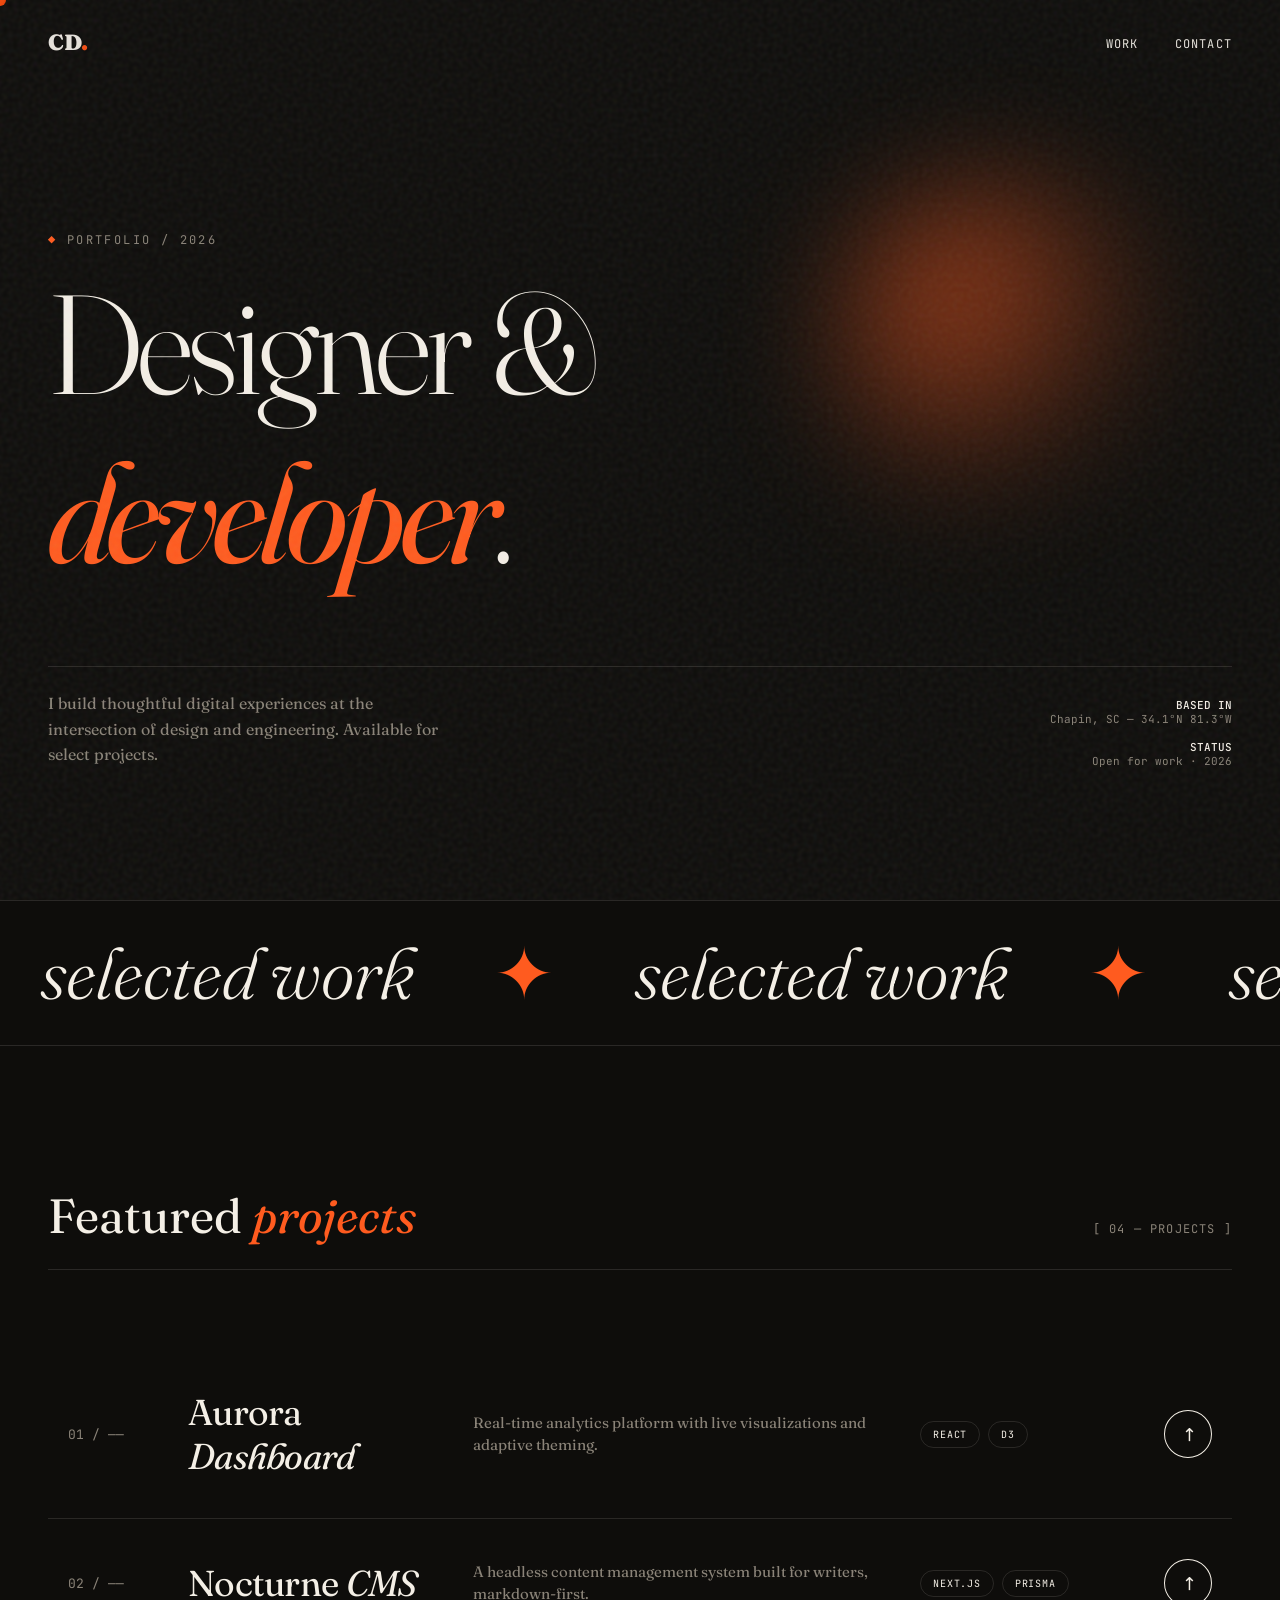
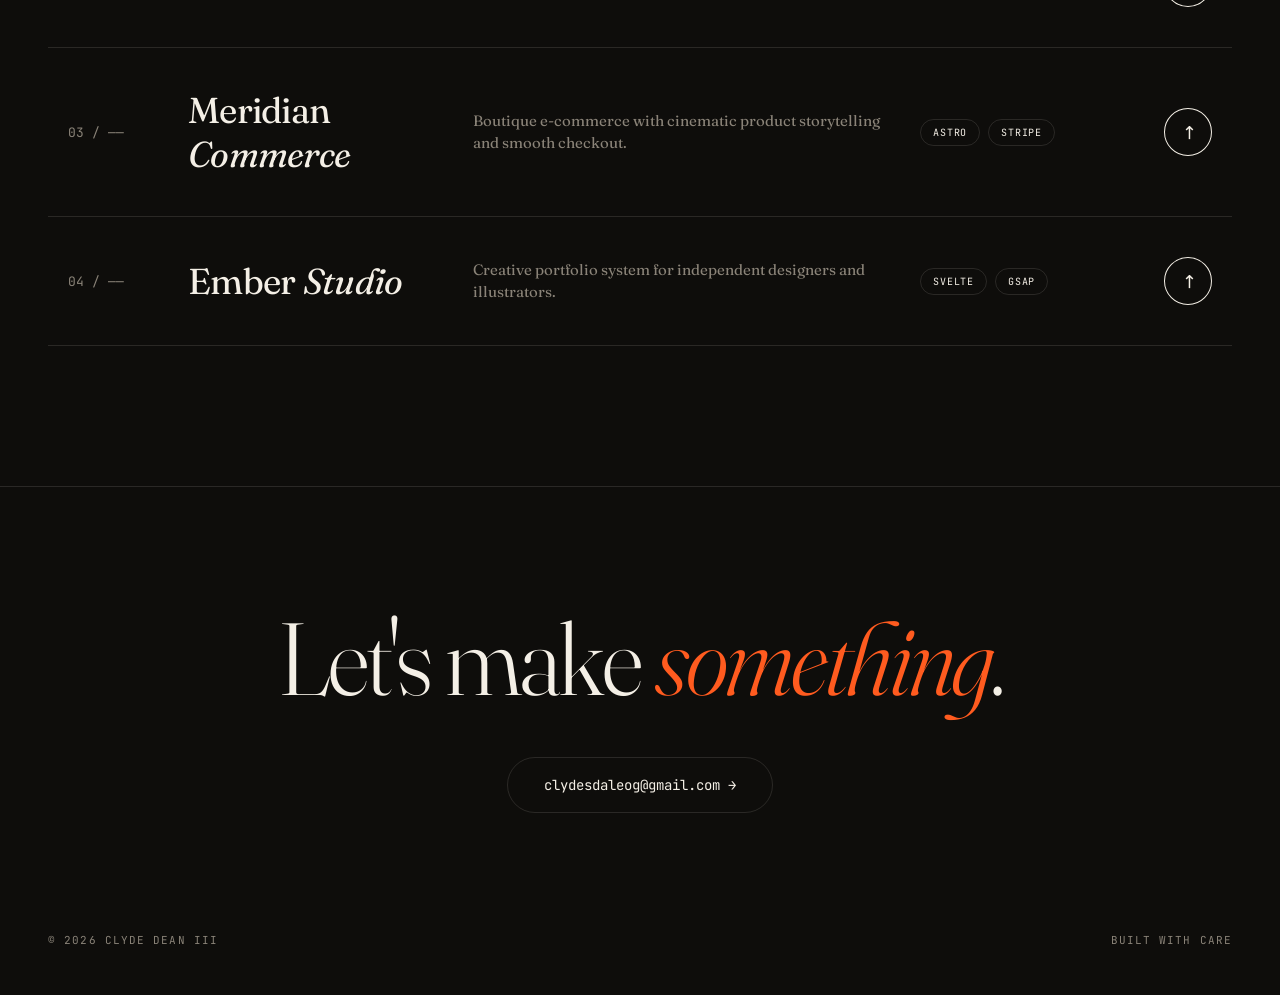
<file: index.html>
<!DOCTYPE html>
<html lang="en">
<head>
<meta charset="UTF-8" />
<meta name="viewport" content="width=device-width, initial-scale=1.0"/>
<title>Clyde Dean III — Portfolio</title>
<link href="https://fonts.googleapis.com/css2?family=Fraunces:opsz,wght@9..144,300;9..144,400;9..144,600;9..144,900&family=JetBrains+Mono:wght@400;500&display=swap" rel="stylesheet">
<style>
  :root {
    --bg: #0e0d0b;
    --ink: #f4efe6;
    --dim: #8a8378;
    --accent: #ff5b1f;
    --accent-2: #e8d5a2;
    --line: rgba(244, 239, 230, 0.12);
  }
  * { margin: 0; padding: 0; box-sizing: border-box; }
  html { scroll-behavior: smooth; }
  body {
    background: var(--bg);
    color: var(--ink);
    font-family: 'Fraunces', serif;
    overflow-x: hidden;
    cursor: none;
  }
  body::before {
    content: "";
    position: fixed;
    inset: 0;
    pointer-events: none;
    z-index: 100;
    opacity: 0.07;
    background-image: url("data:image/svg+xml,%3Csvg viewBox='0 0 200 200' xmlns='http://www.w3.org/2000/svg'%3E%3Cfilter id='n'%3E%3CfeTurbulence type='fractalNoise' baseFrequency='0.9'/%3E%3C/filter%3E%3Crect width='100%25' height='100%25' filter='url(%23n)'/%3E%3C/svg%3E");
  }
  .cursor {
    position: fixed;
    width: 12px; height: 12px;
    border-radius: 50%;
    background: var(--accent);
    pointer-events: none;
    z-index: 9999;
    mix-blend-mode: difference;
    transition: width 0.3s, height 0.3s;
    transform: translate(-50%, -50%);
  }
  .cursor.big { width: 56px; height: 56px; background: var(--accent-2); }
  @media (max-width: 768px) { .cursor { display: none; } body { cursor: auto; } }

  nav {
    position: fixed;
    top: 0; left: 0; right: 0;
    padding: 28px 48px;
    display: flex;
    justify-content: space-between;
    align-items: center;
    z-index: 50;
    mix-blend-mode: difference;
  }
  nav .logo { font-weight: 900; font-size: 22px; letter-spacing: -0.02em; }
  nav .logo span { color: var(--accent); }
  nav ul { display: flex; gap: 36px; list-style: none; }
  nav a {
    color: var(--ink);
    text-decoration: none;
    font-family: 'JetBrains Mono', monospace;
    font-size: 12px;
    text-transform: uppercase;
    letter-spacing: 0.1em;
    position: relative;
  }
  nav a::after {
    content: "";
    position: absolute;
    left: 0; bottom: -4px;
    width: 0; height: 1px;
    background: var(--accent);
    transition: width 0.4s ease;
  }
  nav a:hover::after { width: 100%; }

  .hero {
    min-height: 100vh;
    padding: 180px 48px 80px;
    position: relative;
    display: flex;
    flex-direction: column;
    justify-content: center;
  }
  .hero .label {
    font-family: 'JetBrains Mono', monospace;
    font-size: 12px;
    color: var(--dim);
    text-transform: uppercase;
    letter-spacing: 0.2em;
    margin-bottom: 32px;
    opacity: 0;
    animation: fadeUp 1s 0.2s forwards;
  }
  .hero .label::before { content: "◆ "; color: var(--accent); }
  .hero h1 {
    font-size: clamp(60px, 11vw, 180px);
    font-weight: 300;
    line-height: 0.9;
    letter-spacing: -0.04em;
    margin-bottom: 48px;
  }
  .hero h1 .line { display: block; overflow: hidden; padding-bottom: 0.3em; }
  .hero h1 .line span {
    display: inline-block;
    transform: translateY(110%);
    animation: rise 1.2s cubic-bezier(0.22, 1, 0.36, 1) forwards;
  }
  .hero h1 .line:nth-child(1) span { animation-delay: 0.3s; }
  .hero h1 .line:nth-child(2) span { animation-delay: 0.45s; }
  .hero h1 .italic { font-style: italic; font-weight: 400; color: var(--accent); }
  .hero .meta {
    display: flex;
    justify-content: space-between;
    align-items: flex-end;
    border-top: 1px solid var(--line);
    padding-top: 24px;
    max-width: 1200px;
    opacity: 0;
    animation: fadeUp 1s 1s forwards;
  }
  .hero .meta p { max-width: 400px; color: var(--dim); font-size: 16px; line-height: 1.6; }
  .hero .meta .coords {
    font-family: 'JetBrains Mono', monospace;
    font-size: 11px;
    color: var(--dim);
    text-align: right;
  }
  .hero .meta .coords strong { color: var(--ink); display: block; font-weight: 500; }

  .orb {
    position: absolute;
    top: 20%;
    right: 8%;
    width: 340px;
    height: 340px;
    border-radius: 50%;
    background: radial-gradient(circle at 30% 30%, var(--accent), transparent 70%);
    filter: blur(60px);
    opacity: 0.6;
    animation: float 8s ease-in-out infinite;
    pointer-events: none;
  }

  .marquee {
    border-top: 1px solid var(--line);
    border-bottom: 1px solid var(--line);
    padding: 28px 0;
    overflow: hidden;
    white-space: nowrap;
  }
  .marquee-track { display: inline-block; animation: scroll 30s linear infinite; }
  .marquee span {
    font-size: 72px;
    font-weight: 300;
    font-style: italic;
    padding: 0 40px;
    color: var(--ink);
  }
  .marquee span::after {
    content: "✦";
    color: var(--accent);
    margin-left: 80px;
    font-style: normal;
  }

  .work { padding: 140px 48px; }
  .section-head {
    display: flex;
    justify-content: space-between;
    align-items: baseline;
    margin-bottom: 80px;
    border-bottom: 1px solid var(--line);
    padding-bottom: 24px;
  }
  .section-head h2 { font-size: 48px; font-weight: 400; }
  .section-head h2 em { color: var(--accent); }
  .section-head .count {
    font-family: 'JetBrains Mono', monospace;
    font-size: 12px;
    color: var(--dim);
    text-transform: uppercase;
    letter-spacing: 0.1em;
  }

  .projects { display: flex; flex-direction: column; }
  .project {
    display: grid;
    grid-template-columns: 80px 1.2fr 2fr 1fr auto;
    gap: 40px;
    padding: 40px 20px;
    border-bottom: 1px solid var(--line);
    align-items: center;
    cursor: none;
    position: relative;
    text-decoration: none;
    color: var(--ink);
    overflow: hidden;
    transition: color 0.5s ease;
  }
  .project::before {
    content: "";
    position: absolute;
    inset: 0;
    background: var(--accent);
    transform: scaleY(0);
    transform-origin: bottom;
    transition: transform 0.5s cubic-bezier(0.22, 1, 0.36, 1);
    z-index: 0;
  }
  .project > * { position: relative; z-index: 1; }
  .project:hover::before { transform: scaleY(1); transform-origin: top; }
  .project:hover { color: var(--bg); }
  .project:hover .tag { border-color: var(--bg); }
  .project:hover .num, .project:hover .desc { color: var(--bg); opacity: 0.85; }
  .project:hover .arrow { transform: rotate(0deg); }

  .project .num {
    font-family: 'JetBrains Mono', monospace;
    font-size: 13px;
    color: var(--dim);
  }
  .project .title { font-size: 36px; font-weight: 400; letter-spacing: -0.02em; }
  .project .title em { font-style: italic; }
  .project .desc { font-size: 15px; line-height: 1.5; color: var(--dim); }
  .project .tags { display: flex; gap: 8px; flex-wrap: wrap; }
  .tag {
    font-family: 'JetBrains Mono', monospace;
    font-size: 10px;
    text-transform: uppercase;
    letter-spacing: 0.08em;
    padding: 6px 12px;
    border: 1px solid var(--line);
    border-radius: 999px;
    transition: border-color 0.3s;
  }
  .arrow {
    width: 48px; height: 48px;
    border-radius: 50%;
    border: 1px solid currentColor;
    display: flex;
    align-items: center;
    justify-content: center;
    transform: rotate(-45deg);
    transition: transform 0.4s ease;
    flex-shrink: 0;
    font-size: 18px;
  }

  footer {
    padding: 120px 48px 48px;
    border-top: 1px solid var(--line);
    text-align: center;
  }
  footer h3 {
    font-size: clamp(40px, 8vw, 120px);
    font-weight: 300;
    letter-spacing: -0.03em;
    line-height: 1;
    margin-bottom: 48px;
  }
  footer h3 em { font-style: italic; color: var(--accent); }
  footer .mail {
    display: inline-block;
    font-family: 'JetBrains Mono', monospace;
    font-size: 14px;
    color: var(--ink);
    text-decoration: none;
    padding: 18px 36px;
    border: 1px solid var(--line);
    border-radius: 999px;
    transition: all 0.4s;
  }
  footer .mail:hover { background: var(--accent); border-color: var(--accent); color: var(--bg); }
  footer .bottom {
    margin-top: 120px;
    display: flex;
    justify-content: space-between;
    font-family: 'JetBrains Mono', monospace;
    font-size: 11px;
    color: var(--dim);
    text-transform: uppercase;
    letter-spacing: 0.1em;
  }

  @keyframes rise { to { transform: translateY(0); } }
  @keyframes fadeUp { from { opacity: 0; transform: translateY(20px); } to { opacity: 1; transform: translateY(0); } }
  @keyframes float {
    0%, 100% { transform: translate(0,0) scale(1); }
    50% { transform: translate(-40px, 30px) scale(1.1); }
  }
  @keyframes scroll { to { transform: translateX(-50%); } }

  .reveal { opacity: 0; transform: translateY(40px); transition: all 1s cubic-bezier(0.22,1,0.36,1); }
  .reveal.in { opacity: 1; transform: none; }

  @media (max-width: 900px) {
    nav { padding: 20px 24px; }
    nav ul { gap: 20px; }
    .hero, .work, footer { padding-left: 24px; padding-right: 24px; }
    .project { grid-template-columns: 1fr; gap: 12px; padding: 32px 0; }
    .project .arrow { display: none; }
    .hero .meta { flex-direction: column; gap: 24px; align-items: flex-start; }
    .hero .meta .coords { text-align: left; }
    .orb { width: 200px; height: 200px; right: -50px; }
    .section-head { flex-direction: column; gap: 12px; align-items: flex-start; }
  }
</style>
</head>
<body>

<div class="cursor" id="cursor"></div>

<nav>
  <div class="logo">CD<span>.</span></div>
  <ul>
    <li><a href="#work">Work</a></li>
    <li><a href="#contact">Contact</a></li>
  </ul>
</nav>

<section class="hero">
  <div class="orb"></div>
  <div class="label">Portfolio / 2026</div>
  <h1>
    <span class="line"><span>Designer &amp;</span></span>
    <span class="line"><span><em class="italic">developer</em>.</span></span>
  </h1>
  <div class="meta">
    <p>I build thoughtful digital experiences at the intersection of design and engineering. Available for select projects.</p>
    <div class="coords">
      <strong>BASED IN</strong>
      Chapin, SC — 34.1°N 81.3°W<br><br>
      <strong>STATUS</strong>
      Open for work · 2026
    </div>
  </div>
</section>

<div class="marquee">
  <div class="marquee-track">
    <span>selected work</span><span>selected work</span><span>selected work</span><span>selected work</span>
  </div>
</div>

<section class="work" id="work">
  <div class="section-head reveal">
    <h2>Featured <em>projects</em></h2>
    <div class="count">[ 04 — Projects ]</div>
  </div>

  <div class="projects">
    <!-- To add a project, copy one <a class="project"> block and edit the fields -->
    <a class="project reveal" href="#">
      <div class="num">01 / ——</div>
      <div class="title">Aurora <em>Dashboard</em></div>
      <div class="desc">Real-time analytics platform with live visualizations and adaptive theming.</div>
      <div class="tags"><span class="tag">React</span><span class="tag">D3</span></div>
      <div class="arrow">↗</div>
    </a>

    <a class="project reveal" href="#">
      <div class="num">02 / ——</div>
      <div class="title">Nocturne <em>CMS</em></div>
      <div class="desc">A headless content management system built for writers, markdown-first.</div>
      <div class="tags"><span class="tag">Next.js</span><span class="tag">Prisma</span></div>
      <div class="arrow">↗</div>
    </a>

    <a class="project reveal" href="#">
      <div class="num">03 / ——</div>
      <div class="title">Meridian <em>Commerce</em></div>
      <div class="desc">Boutique e-commerce with cinematic product storytelling and smooth checkout.</div>
      <div class="tags"><span class="tag">Astro</span><span class="tag">Stripe</span></div>
      <div class="arrow">↗</div>
    </a>

    <a class="project reveal" href="#">
      <div class="num">04 / ——</div>
      <div class="title">Ember <em>Studio</em></div>
      <div class="desc">Creative portfolio system for independent designers and illustrators.</div>
      <div class="tags"><span class="tag">Svelte</span><span class="tag">GSAP</span></div>
      <div class="arrow">↗</div>
    </a>
  </div>
</section>

<footer id="contact">
  <h3 class="reveal">Let's make <em>something</em>.</h3>
  <a class="mail" href="mailto:clydesdaleog@gmail.com">clydesdaleog@gmail.com →</a>
  <div class="bottom">
    <span>© 2026 Clyde Dean III</span>
    <span>Built with care</span>
  </div>
</footer>

<script>
  const cursor = document.getElementById('cursor');
  document.addEventListener('mousemove', e => {
    cursor.style.left = e.clientX + 'px';
    cursor.style.top = e.clientY + 'px';
  });
  document.querySelectorAll('a, .project').forEach(el => {
    el.addEventListener('mouseenter', () => cursor.classList.add('big'));
    el.addEventListener('mouseleave', () => cursor.classList.remove('big'));
  });

  const io = new IntersectionObserver((entries) => {
    entries.forEach(e => { if (e.isIntersecting) e.target.classList.add('in'); });
  }, { threshold: 0.15 });
  document.querySelectorAll('.reveal').forEach(el => io.observe(el));
  setTimeout(() => document.querySelectorAll('.reveal').forEach(el => el.classList.add('in')), 1500);

  const track = document.querySelector('.marquee-track');
  track.innerHTML += track.innerHTML;
</script>
</body>
</html>
</file>
